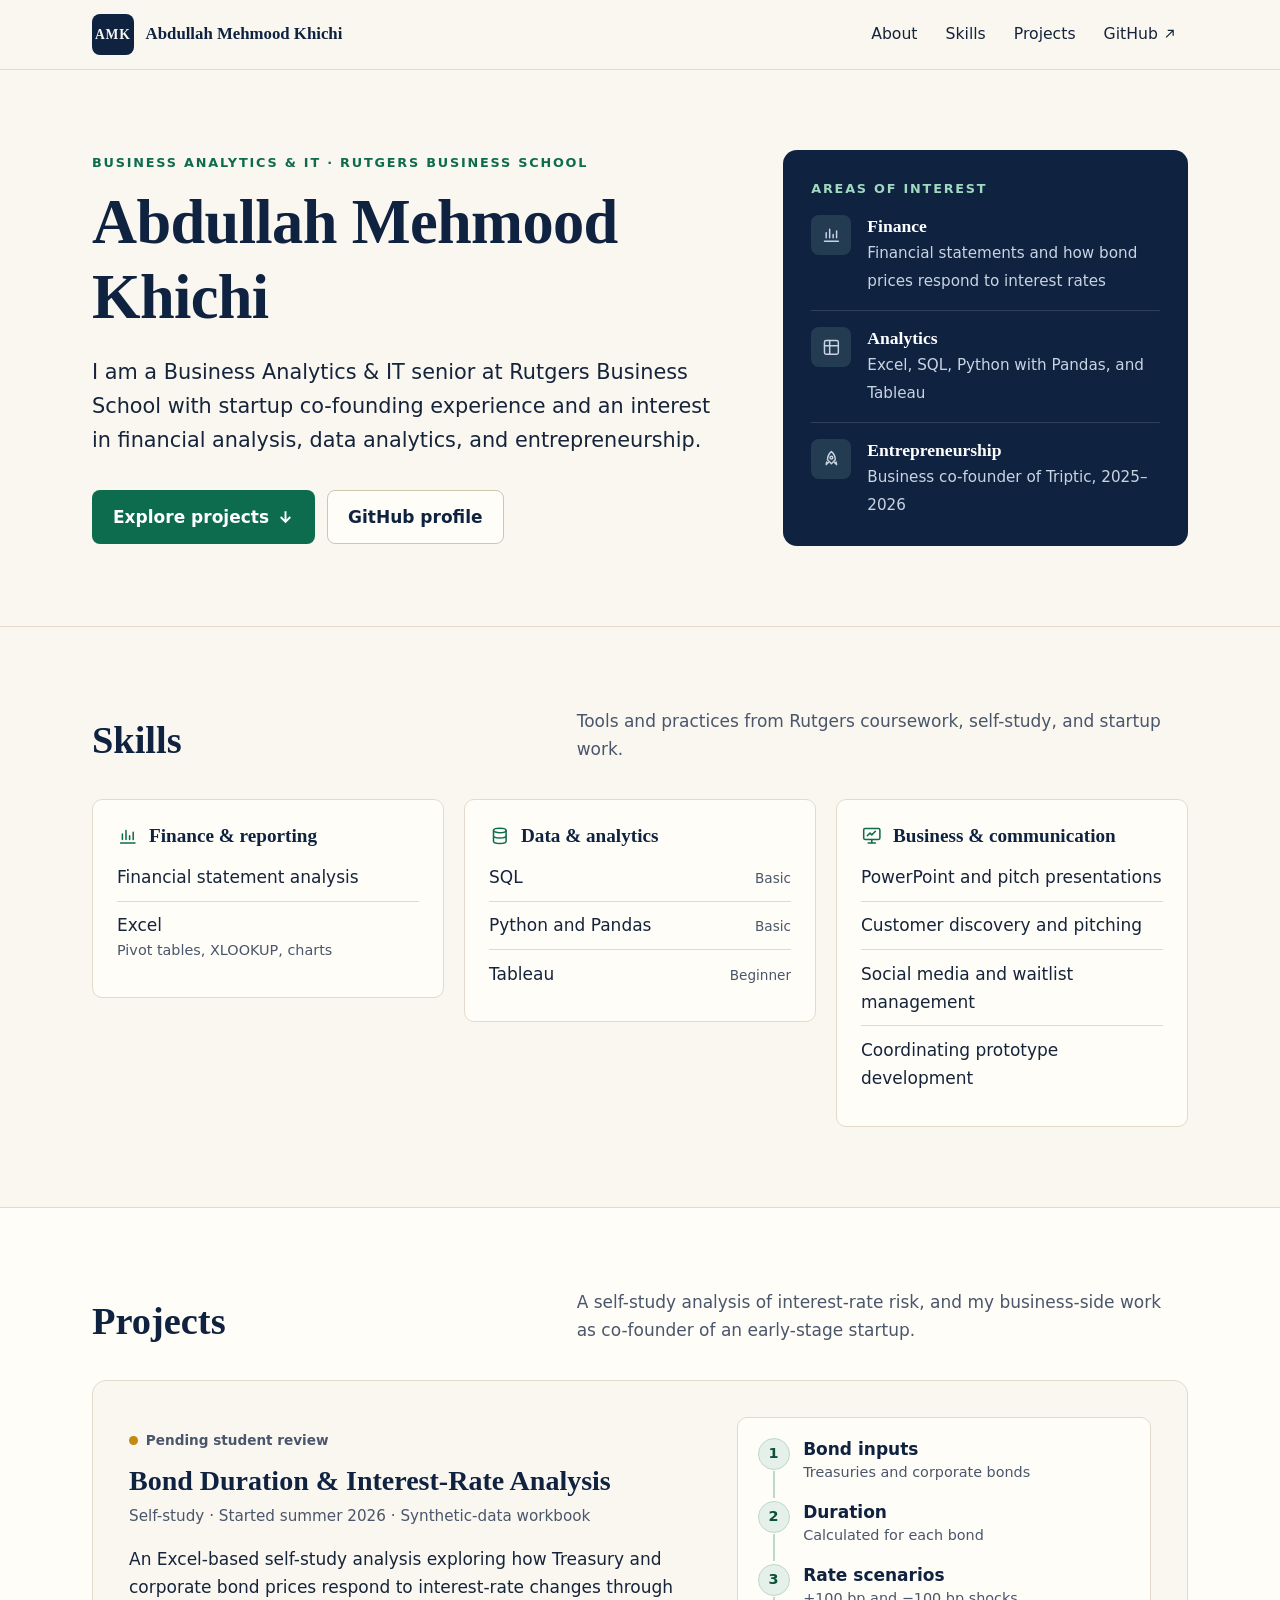
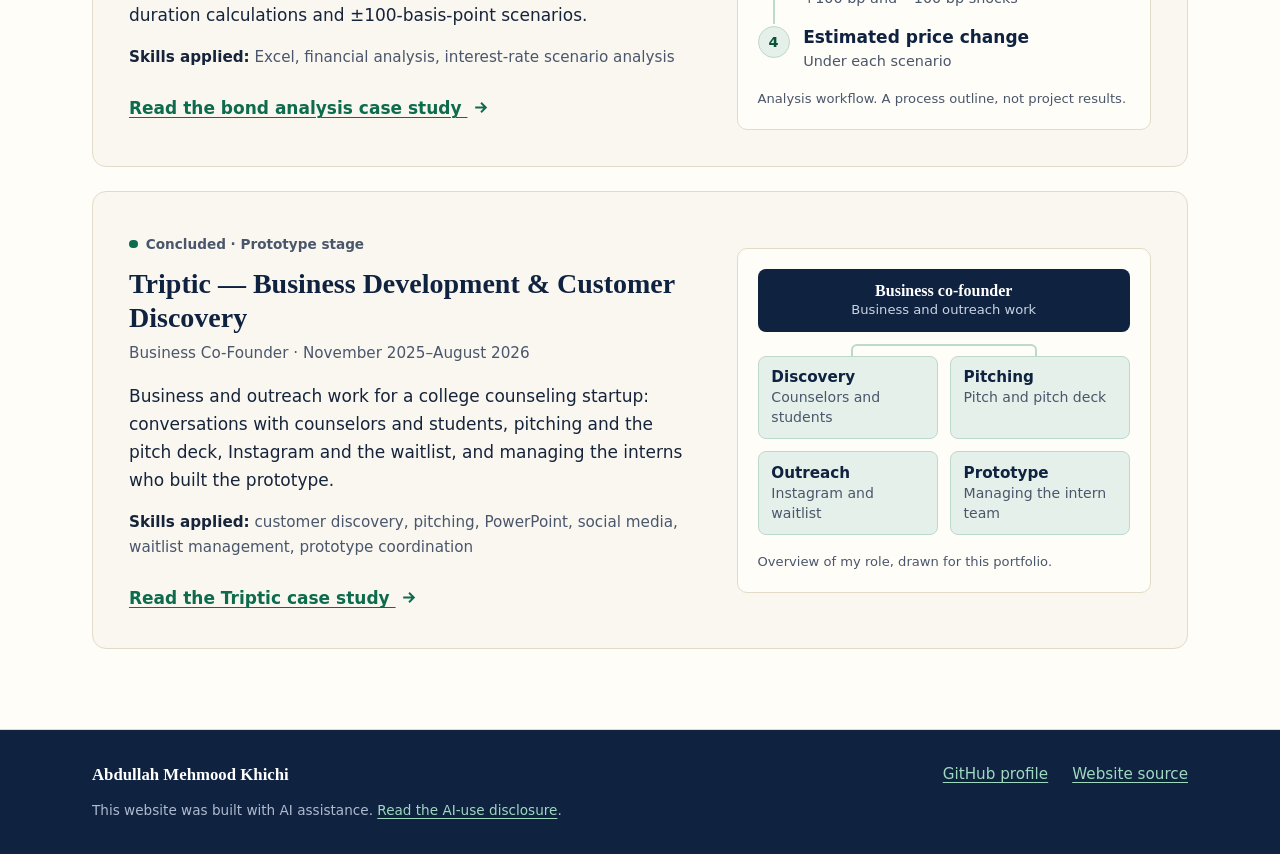
<file: index.html>
<!DOCTYPE html>
<html lang="en">
<head>
<meta charset="utf-8">
<meta name="viewport" content="width=device-width, initial-scale=1">
<title>Abdullah Mehmood Khichi | Business Analytics &amp; IT Portfolio</title>
<meta name="description" content="Portfolio of Abdullah Mehmood Khichi, a Business Analytics &amp; IT senior at Rutgers Business School interested in financial analysis, data analytics, and entrepreneurship.">
<link rel="icon" href="favicon.svg" type="image/svg+xml">
<link rel="stylesheet" href="styles.css">
</head>
<body>
<a class="skip-link" href="#main">Skip to content</a>

<header class="site-header">
  <div class="container header-inner">
    <a class="brand" href="index.html">
      <span class="monogram" aria-hidden="true">AMK</span>
      <span class="brand-name">Abdullah Mehmood Khichi</span>
    </a>
    <nav aria-label="Primary">
      <ul class="nav-list">
        <li><a href="#about">About</a></li>
        <li><a href="#skills">Skills</a></li>
        <li><a href="#projects">Projects</a></li>
        <li><a href="https://github.com/abdullahmehmood171">GitHub <svg viewBox="0 0 16 16" fill="none" stroke="currentColor" stroke-width="1.6" aria-hidden="true"><path d="M6 3h7v7M13 3 4 12"/></svg></a></li>
      </ul>
    </nav>
  </div>
</header>

<main id="main">
  <section class="hero" id="about" aria-labelledby="page-title">
    <div class="container hero-grid">
      <div>
        <p class="eyebrow">Business Analytics &amp; IT · Rutgers Business School</p>
        <h1 id="page-title">Abdullah Mehmood Khichi</h1>
        <p class="statement">I am a Business Analytics &amp; IT senior at Rutgers Business School with startup co-founding experience and an interest in financial analysis, data analytics, and entrepreneurship.</p>
        <div class="actions">
          <a class="button button-primary" href="#projects">Explore projects
            <svg viewBox="0 0 16 16" fill="none" stroke="currentColor" stroke-width="1.8" aria-hidden="true"><path d="M8 3v10M3.5 8.5 8 13l4.5-4.5"/></svg></a>
          <a class="button button-secondary" href="https://github.com/abdullahmehmood171">GitHub profile</a>
        </div>
      </div>

      <aside class="interest-panel" aria-label="Areas of interest">
        <p class="panel-title">Areas of interest</p>
        <ul class="interest-list">
          <li>
            <span class="interest-icon" aria-hidden="true"><svg viewBox="0 0 24 24" fill="none" stroke="currentColor" stroke-width="1.7" stroke-linecap="round" stroke-linejoin="round"><path d="M4 20h16M6 16V10M10 16V6M14 16v-4M18 16V8"/></svg></span>
            <div><strong>Finance</strong><span>Financial statements and how bond prices respond to interest rates</span></div>
          </li>
          <li>
            <span class="interest-icon" aria-hidden="true"><svg viewBox="0 0 24 24" fill="none" stroke="currentColor" stroke-width="1.7" stroke-linecap="round" stroke-linejoin="round"><rect x="4" y="4" width="16" height="16" rx="2"/><path d="M4 10h16M10 4v16"/></svg></span>
            <div><strong>Analytics</strong><span>Excel, SQL, Python with Pandas, and Tableau</span></div>
          </li>
          <li>
            <span class="interest-icon" aria-hidden="true"><svg viewBox="0 0 24 24" fill="none" stroke="currentColor" stroke-width="1.7" stroke-linecap="round" stroke-linejoin="round"><path d="M12 3c3 2.5 4.5 6 4.5 9.5L12 17l-4.5-4.5C7.5 9 9 5.5 12 3Z"/><circle cx="12" cy="10" r="1.6"/><path d="M8.5 15.5 6 18l.5-3M15.5 15.5 18 18l-.5-3"/></svg></span>
            <div><strong>Entrepreneurship</strong><span>Business co-founder of Triptic, 2025–2026</span></div>
          </li>
        </ul>
      </aside>
    </div>
  </section>

  <section class="section" id="skills" aria-labelledby="skills-title">
    <div class="container">
      <div class="section-head">
        <h2 id="skills-title">Skills</h2>
        <p>Tools and practices from Rutgers coursework, self-study, and startup work.</p>
      </div>
      <div class="skills-grid">
        <div class="skill-group">
          <h3><svg viewBox="0 0 24 24" fill="none" stroke="currentColor" stroke-width="1.7" stroke-linecap="round" stroke-linejoin="round" aria-hidden="true"><path d="M4 20h16M6 16V10M10 16V6M14 16v-4M18 16V8"/></svg>Finance &amp; reporting</h3>
          <ul class="skill-list">
            <li><span class="skill-name">Financial statement analysis</span></li>
            <li><span class="skill-name">Excel<span class="skill-detail">Pivot tables, XLOOKUP, charts</span></span></li>
          </ul>
        </div>
        <div class="skill-group">
          <h3><svg viewBox="0 0 24 24" fill="none" stroke="currentColor" stroke-width="1.7" stroke-linecap="round" stroke-linejoin="round" aria-hidden="true"><ellipse cx="12" cy="6" rx="7" ry="2.5"/><path d="M5 6v6c0 1.4 3.1 2.5 7 2.5s7-1.1 7-2.5V6M5 12v6c0 1.4 3.1 2.5 7 2.5s7-1.1 7-2.5v-6"/></svg>Data &amp; analytics</h3>
          <ul class="skill-list">
            <li><span class="skill-name">SQL</span><span class="skill-level">Basic</span></li>
            <li><span class="skill-name">Python and Pandas</span><span class="skill-level">Basic</span></li>
            <li><span class="skill-name">Tableau</span><span class="skill-level">Beginner</span></li>
          </ul>
        </div>
        <div class="skill-group">
          <h3><svg viewBox="0 0 24 24" fill="none" stroke="currentColor" stroke-width="1.7" stroke-linecap="round" stroke-linejoin="round" aria-hidden="true"><rect x="3" y="4" width="18" height="12" rx="1.5"/><path d="M12 16v4M8 20h8M7 12l3-3 2 2 4-4"/></svg>Business &amp; communication</h3>
          <ul class="skill-list">
            <li><span class="skill-name">PowerPoint and pitch presentations</span></li>
            <li><span class="skill-name">Customer discovery and pitching</span></li>
            <li><span class="skill-name">Social media and waitlist management</span></li>
            <li><span class="skill-name">Coordinating prototype development</span></li>
          </ul>
        </div>
      </div>
    </div>
  </section>

  <section class="section section-alt" id="projects" aria-labelledby="projects-title">
    <div class="container">
      <div class="section-head">
        <h2 id="projects-title">Projects</h2>
        <p>A self-study analysis of interest-rate risk, and my business-side work as co-founder of an early-stage startup.</p>
      </div>

      <div class="project-list">
        <article class="project" aria-labelledby="bond-title">
          <div>
            <p class="status status-progress">Pending student review</p>
            <h3 id="bond-title">Bond Duration &amp; Interest-Rate Analysis</h3>
            <p class="project-meta">Self-study · Started summer 2026 · Synthetic-data workbook</p>
            <p>An Excel-based self-study analysis exploring how Treasury and corporate bond prices respond to interest-rate changes through duration calculations and ±100-basis-point scenarios.</p>
            <p class="skills-used"><strong>Skills applied:</strong> Excel, financial analysis, interest-rate scenario analysis</p>
            <a class="project-link" href="projects/bond-duration.html">Read the bond analysis case study
              <svg viewBox="0 0 16 16" fill="none" stroke="currentColor" stroke-width="1.8" aria-hidden="true"><path d="M3 8h10M8.5 3.5 13 8l-4.5 4.5"/></svg></a>
          </div>
          <figure class="diagram">
            <ol class="flow">
              <li><div><strong>Bond inputs</strong><span>Treasuries and corporate bonds</span></div></li>
              <li><div><strong>Duration</strong><span>Calculated for each bond</span></div></li>
              <li><div><strong>Rate scenarios</strong><span>+100 bp and −100 bp shocks</span></div></li>
              <li><div><strong>Estimated price change</strong><span>Under each scenario</span></div></li>
            </ol>
            <figcaption>Analysis workflow. A process outline, not project results.</figcaption>
          </figure>
        </article>

        <article class="project" aria-labelledby="triptic-title">
          <div>
            <p class="status">Concluded · Prototype stage</p>
            <h3 id="triptic-title">Triptic — Business Development &amp; Customer Discovery</h3>
            <p class="project-meta">Business Co-Founder · November 2025–August 2026</p>
            <p>Business and outreach work for a college counseling startup: conversations with counselors and students, pitching and the pitch deck, Instagram and the waitlist, and managing the interns who built the prototype.</p>
            <p class="skills-used"><strong>Skills applied:</strong> customer discovery, pitching, PowerPoint, social media, waitlist management, prototype coordination</p>
            <a class="project-link" href="projects/triptic.html">Read the Triptic case study
              <svg viewBox="0 0 16 16" fill="none" stroke="currentColor" stroke-width="1.8" aria-hidden="true"><path d="M3 8h10M8.5 3.5 13 8l-4.5 4.5"/></svg></a>
          </div>
          <figure class="diagram">
            <div class="role-map">
              <div class="role-core">Business co-founder<span>Business and outreach work</span></div>
              <ul class="role-branches">
                <li><strong>Discovery</strong>Counselors and students</li>
                <li><strong>Pitching</strong>Pitch and pitch deck</li>
                <li><strong>Outreach</strong>Instagram and waitlist</li>
                <li><strong>Prototype</strong>Managing the intern team</li>
              </ul>
            </div>
            <figcaption>Overview of my role, drawn for this portfolio.</figcaption>
          </figure>
        </article>
      </div>
    </div>
  </section>
</main>

<footer class="site-footer">
  <div class="container footer-inner">
    <p class="footer-name">Abdullah Mehmood Khichi</p>
    <ul class="footer-links">
      <li><a href="https://github.com/abdullahmehmood171">GitHub profile</a></li>
      <li><a href="https://github.com/abdullahmehmood171/abdullahmehmood171.github.io">Website source</a></li>
    </ul>
    <p class="footer-ai">This website was built with AI assistance. <a href="projects/bond-duration.html#ai-use">Read the AI-use disclosure</a>.</p>
  </div>
</footer>
</body>
</html>
</file>
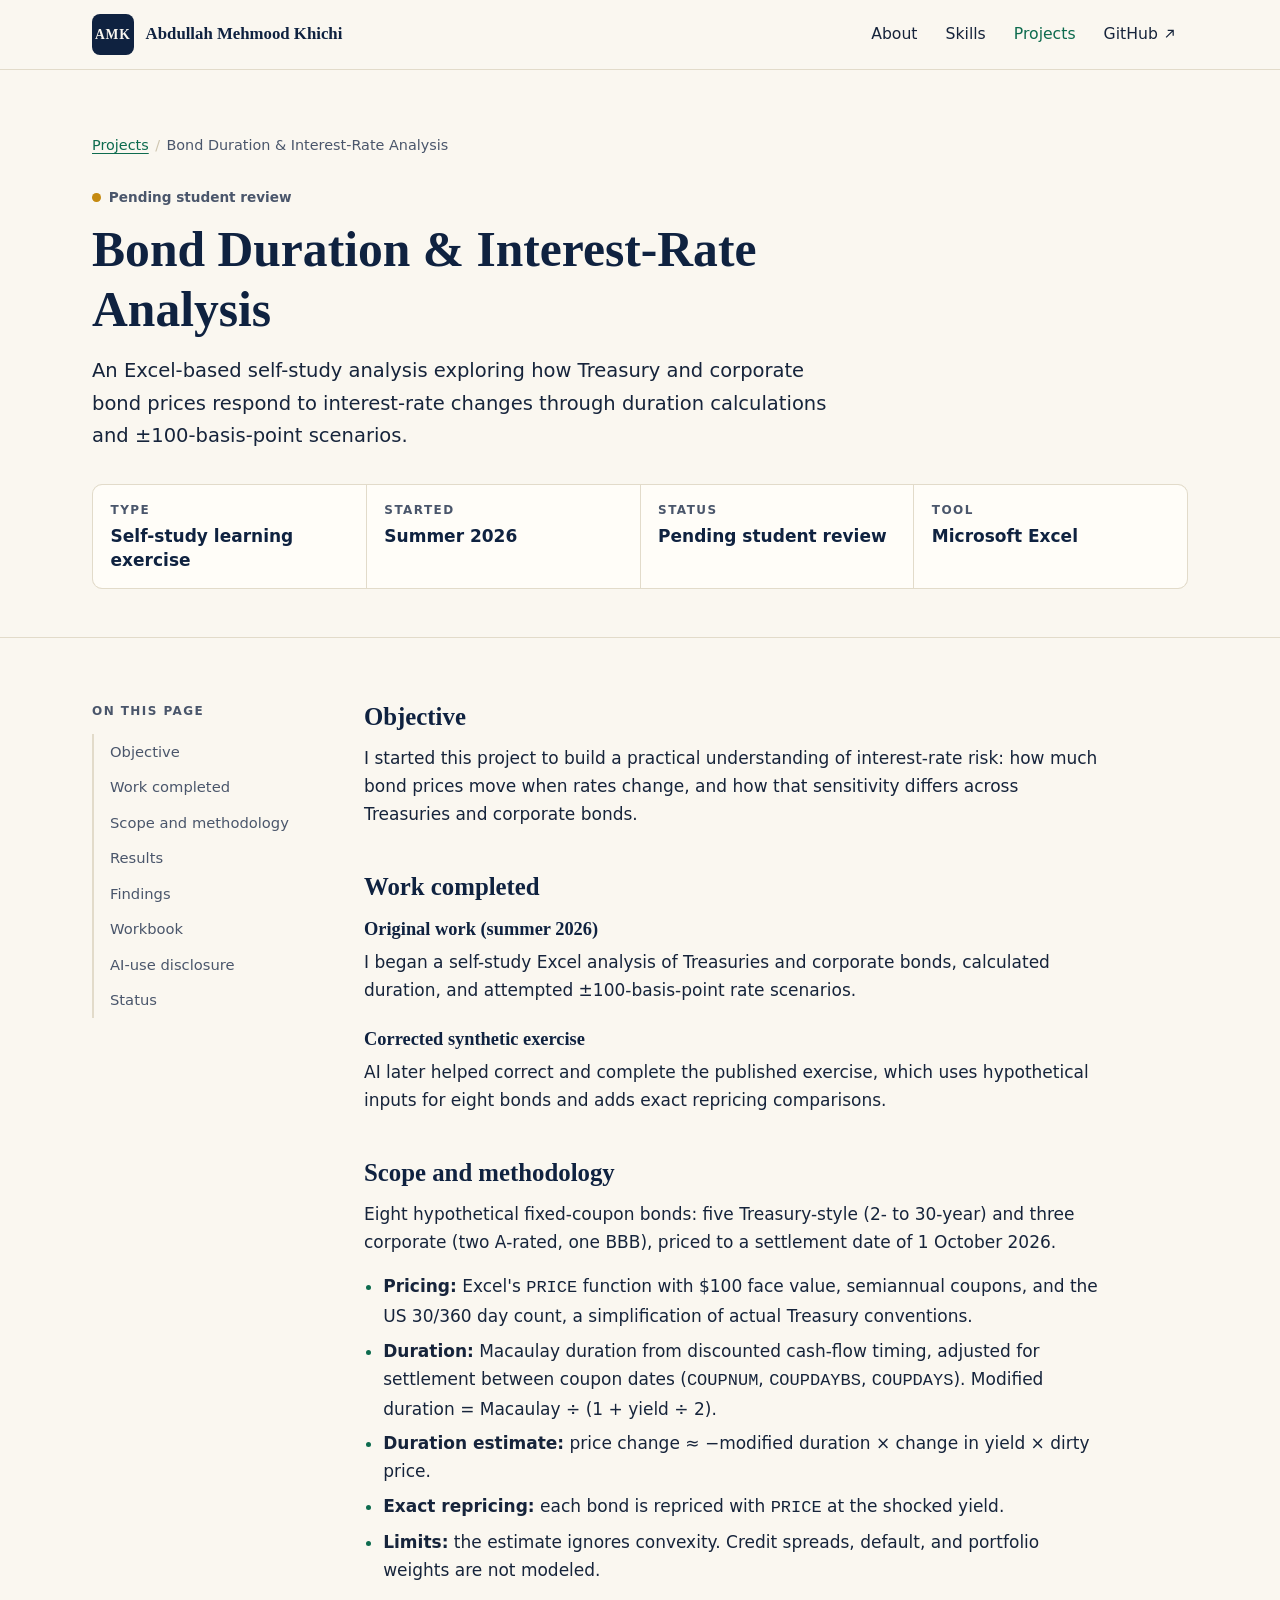
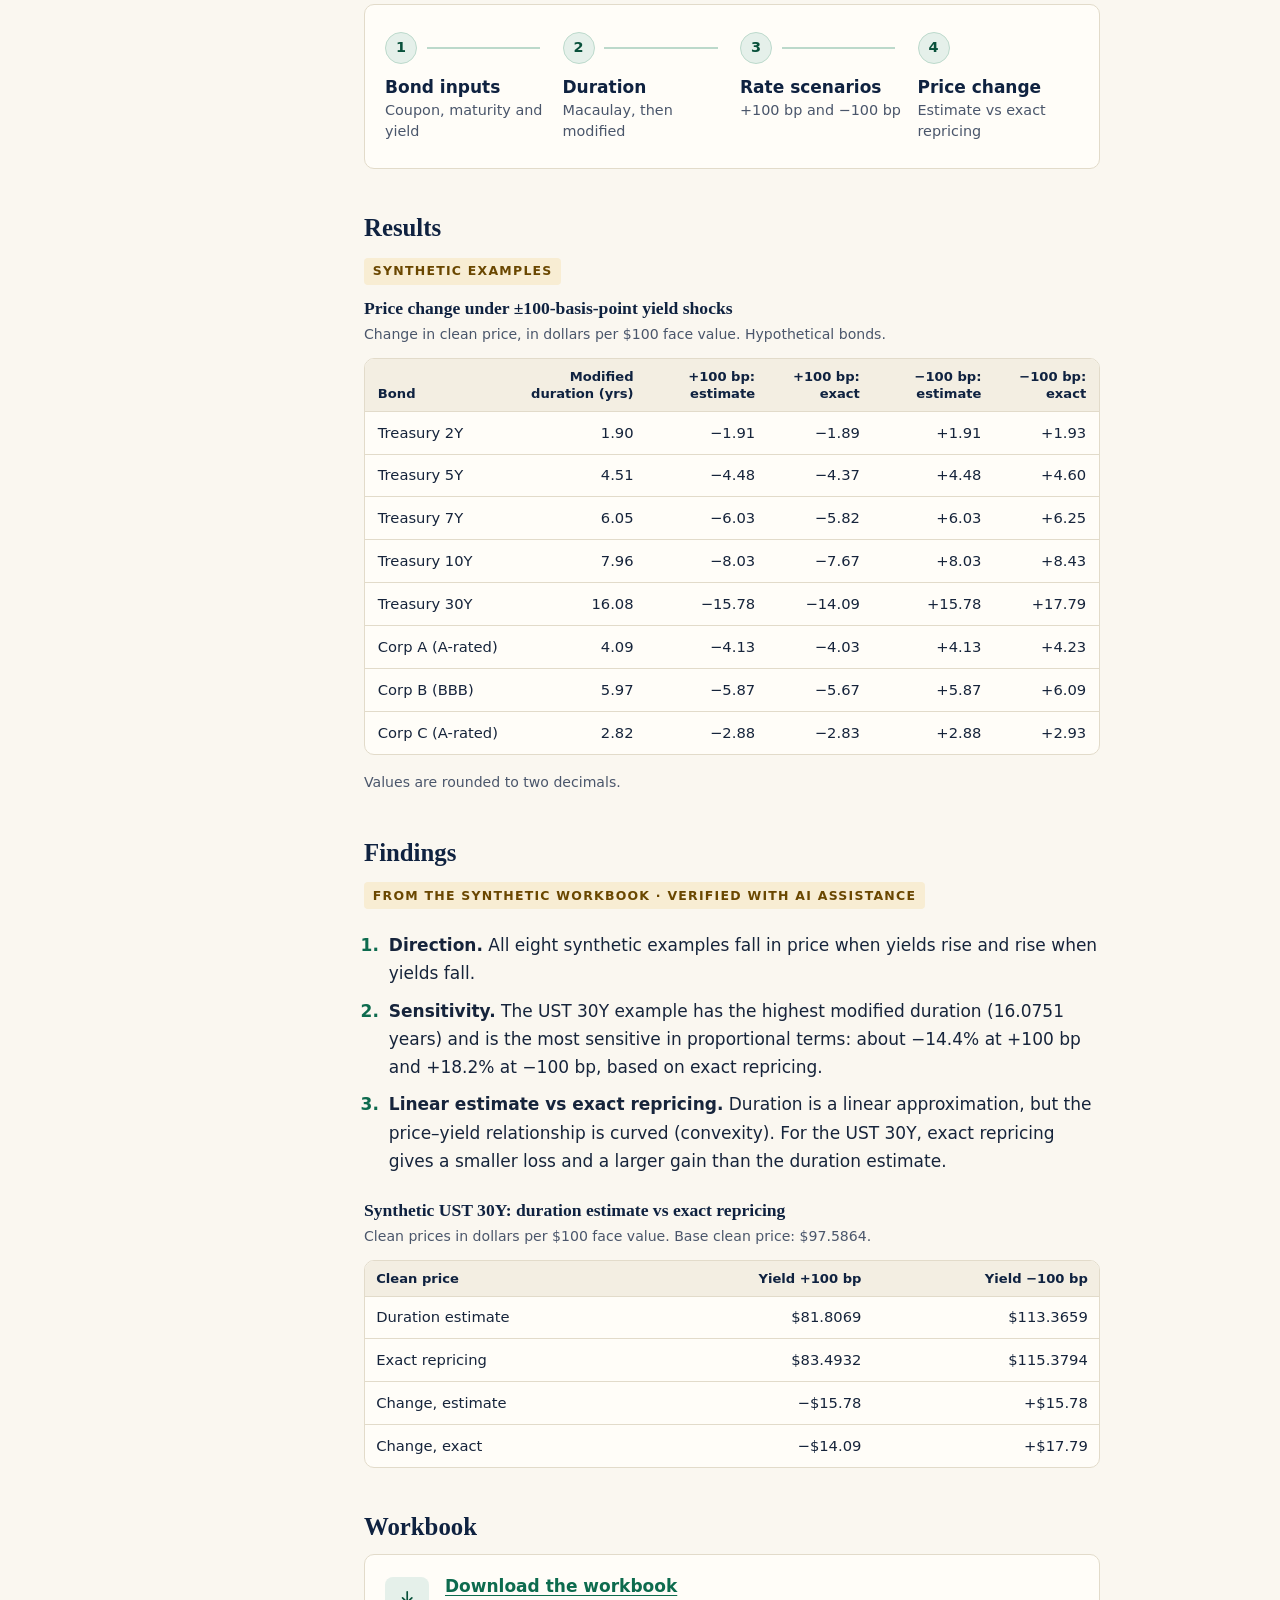
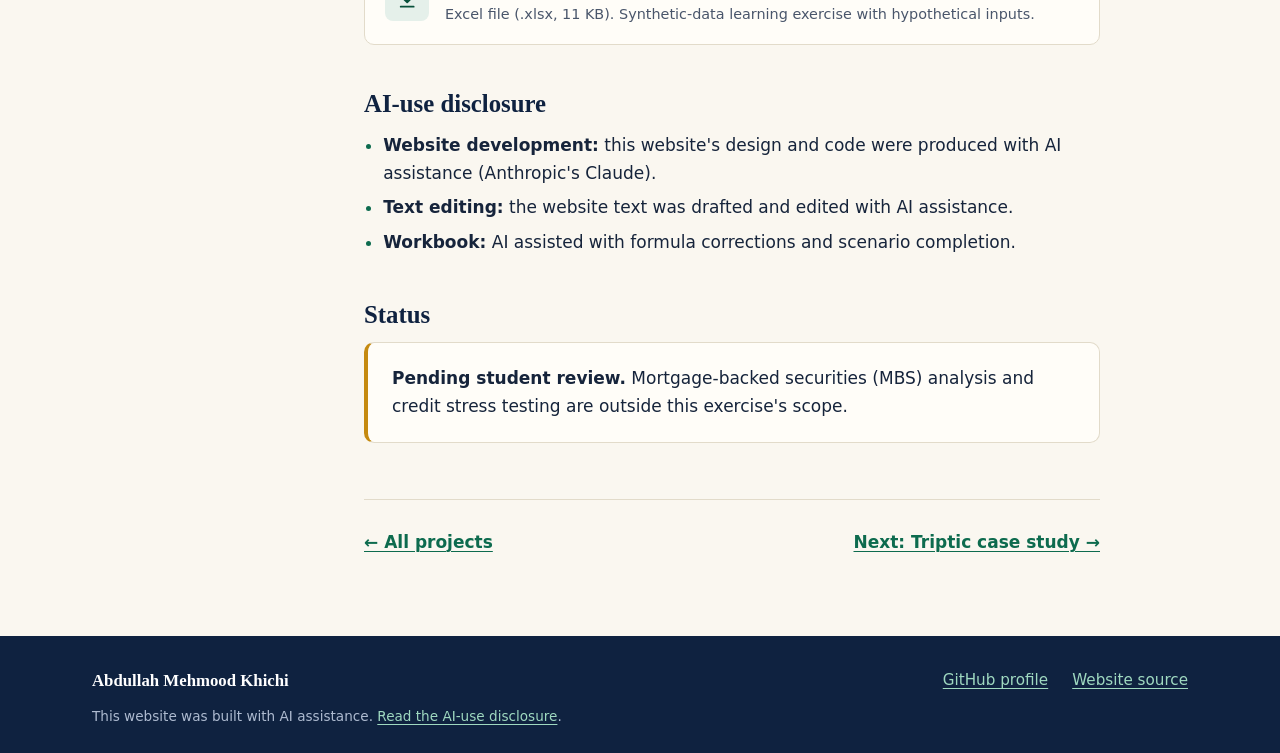
<file: projects/bond-duration.html>
<!DOCTYPE html>
<html lang="en">
<head>
<meta charset="utf-8">
<meta name="viewport" content="width=device-width, initial-scale=1">
<title>Bond Duration &amp; Interest-Rate Analysis | Abdullah Mehmood Khichi</title>
<meta name="description" content="Case study: an in-progress Excel self-study on how Treasury and corporate bond prices respond to interest-rate changes, with a corrected synthetic-data workbook.">
<link rel="icon" href="../favicon.svg" type="image/svg+xml">
<link rel="stylesheet" href="../styles.css">
</head>
<body>
<a class="skip-link" href="#main">Skip to content</a>

<header class="site-header">
  <div class="container header-inner">
    <a class="brand" href="../index.html">
      <span class="monogram" aria-hidden="true">AMK</span>
      <span class="brand-name">Abdullah Mehmood Khichi</span>
    </a>
    <nav aria-label="Primary">
      <ul class="nav-list">
        <li><a href="../index.html#about">About</a></li>
        <li><a href="../index.html#skills">Skills</a></li>
        <li><a href="../index.html#projects" aria-current="page">Projects</a></li>
        <li><a href="https://github.com/abdullahmehmood171">GitHub <svg viewBox="0 0 16 16" fill="none" stroke="currentColor" stroke-width="1.6" aria-hidden="true"><path d="M6 3h7v7M13 3 4 12"/></svg></a></li>
      </ul>
    </nav>
  </div>
</header>

<main id="main">
  <div class="case-hero">
    <div class="container">
      <nav class="breadcrumb" aria-label="Breadcrumb">
        <ol>
          <li><a href="../index.html#projects">Projects</a></li>
          <li aria-current="page">Bond Duration &amp; Interest-Rate Analysis</li>
        </ol>
      </nav>
      <p class="status status-progress">Pending student review</p>
      <h1>Bond Duration &amp; Interest-Rate Analysis</h1>
      <p class="case-lede">An Excel-based self-study analysis exploring how Treasury and corporate bond prices respond to interest-rate changes through duration calculations and ±100-basis-point scenarios.</p>
      <dl class="facts">
        <div><dt>Type</dt><dd>Self-study learning exercise</dd></div>
        <div><dt>Started</dt><dd>Summer 2026</dd></div>
        <div><dt>Status</dt><dd>Pending student review</dd></div>
        <div><dt>Tool</dt><dd>Microsoft Excel</dd></div>
      </dl>
    </div>
  </div>

  <div class="container case-layout">
    <nav class="toc" aria-label="On this page">
      <p>On this page</p>
      <ol>
        <li><a href="#objective">Objective</a></li>
        <li><a href="#work">Work completed</a></li>
        <li><a href="#method">Scope and methodology</a></li>
        <li><a href="#results">Results</a></li>
        <li><a href="#findings">Findings</a></li>
        <li><a href="#resource">Workbook</a></li>
        <li><a href="#ai-use">AI-use disclosure</a></li>
        <li><a href="#status">Status</a></li>
      </ol>
    </nav>

    <div class="case-content">
      <section class="case-section" id="objective" aria-labelledby="objective-h">
        <h2 id="objective-h">Objective</h2>
        <p>I started this project to build a practical understanding of interest-rate risk: how much bond prices move when rates change, and how that sensitivity differs across Treasuries and corporate bonds.</p>
      </section>

      <section class="case-section" id="work" aria-labelledby="work-h">
        <h2 id="work-h">Work completed</h2>
        <h3>Original work (summer 2026)</h3>
        <p>I began a self-study Excel analysis of Treasuries and corporate bonds, calculated duration, and attempted ±100-basis-point rate scenarios.</p>
        <h3>Corrected synthetic exercise</h3>
        <p>AI later helped correct and complete the published exercise, which uses hypothetical inputs for eight bonds and adds exact repricing comparisons.</p>
      </section>

      <section class="case-section" id="method" aria-labelledby="method-h">
        <h2 id="method-h">Scope and methodology</h2>
        <p>Eight hypothetical fixed-coupon bonds: five Treasury-style (2- to 30-year) and three corporate (two A-rated, one BBB), priced to a settlement date of 1 October 2026.</p>
        <ul>
          <li><strong>Pricing:</strong> Excel's <code>PRICE</code> function with $100 face value, semiannual coupons, and the US 30/360 day count, a simplification of actual Treasury conventions.</li>
          <li><strong>Duration:</strong> Macaulay duration from discounted cash-flow timing, adjusted for settlement between coupon dates (<code>COUPNUM</code>, <code>COUPDAYBS</code>, <code>COUPDAYS</code>). Modified duration = Macaulay ÷ (1 + yield ÷ 2).</li>
          <li><strong>Duration estimate:</strong> price change ≈ −modified duration × change in yield × dirty price.</li>
          <li><strong>Exact repricing:</strong> each bond is repriced with <code>PRICE</code> at the shocked yield.</li>
          <li><strong>Limits:</strong> the estimate ignores convexity. Credit spreads, default, and portfolio weights are not modeled.</li>
        </ul>
        <figure class="diagram">
          <ol class="flow flow-wide">
            <li><div><strong>Bond inputs</strong><span>Coupon, maturity and yield</span></div></li>
            <li><div><strong>Duration</strong><span>Macaulay, then modified</span></div></li>
            <li><div><strong>Rate scenarios</strong><span>+100 bp and −100 bp</span></div></li>
            <li><div><strong>Price change</strong><span>Estimate vs exact repricing</span></div></li>
          </ol>
        </figure>
      </section>

      <section class="case-section" id="results" aria-labelledby="results-h">
        <h2 id="results-h">Results</h2>
        <span class="label-note">Synthetic examples</span>
        <p class="table-title" id="results-caption"><strong>Price change under ±100-basis-point yield shocks</strong>Change in clean price, in dollars per $100 face value. Hypothetical bonds.</p>
        <div class="table-wrap" tabindex="0" role="region" aria-labelledby="results-caption">
          <table class="results" aria-labelledby="results-caption">
            <thead>
              <tr>
                <th scope="col">Bond</th>
                <th scope="col">Modified duration (yrs)</th>
                <th scope="col">+100 bp: estimate</th>
                <th scope="col">+100 bp: exact</th>
                <th scope="col">−100 bp: estimate</th>
                <th scope="col">−100 bp: exact</th>
              </tr>
            </thead>
            <tbody>
              <tr><th scope="row">Treasury 2Y</th><td>1.90</td><td>−1.91</td><td>−1.89</td><td>+1.91</td><td>+1.93</td></tr>
              <tr><th scope="row">Treasury 5Y</th><td>4.51</td><td>−4.48</td><td>−4.37</td><td>+4.48</td><td>+4.60</td></tr>
              <tr><th scope="row">Treasury 7Y</th><td>6.05</td><td>−6.03</td><td>−5.82</td><td>+6.03</td><td>+6.25</td></tr>
              <tr><th scope="row">Treasury 10Y</th><td>7.96</td><td>−8.03</td><td>−7.67</td><td>+8.03</td><td>+8.43</td></tr>
              <tr><th scope="row">Treasury 30Y</th><td>16.08</td><td>−15.78</td><td>−14.09</td><td>+15.78</td><td>+17.79</td></tr>
              <tr><th scope="row">Corp A (A-rated)</th><td>4.09</td><td>−4.13</td><td>−4.03</td><td>+4.13</td><td>+4.23</td></tr>
              <tr><th scope="row">Corp B (BBB)</th><td>5.97</td><td>−5.87</td><td>−5.67</td><td>+5.87</td><td>+6.09</td></tr>
              <tr><th scope="row">Corp C (A-rated)</th><td>2.82</td><td>−2.88</td><td>−2.83</td><td>+2.88</td><td>+2.93</td></tr>
            </tbody>
          </table>
        </div>
        <p class="table-notes">Values are rounded to two decimals.</p>
      </section>

      <section class="case-section" id="findings" aria-labelledby="findings-h">
        <h2 id="findings-h">Findings</h2>
        <span class="label-note">From the synthetic workbook · verified with AI assistance</span>
        <ol class="findings-list">
          <li><strong>Direction.</strong> All eight synthetic examples fall in price when yields rise and rise when yields fall.</li>
          <li><strong>Sensitivity.</strong> The UST 30Y example has the highest modified duration (16.0751 years) and is the most sensitive in proportional terms: about −14.4% at +100 bp and +18.2% at −100 bp, based on exact repricing.</li>
          <li><strong>Linear estimate vs exact repricing.</strong> Duration is a linear approximation, but the price–yield relationship is curved (convexity). For the UST 30Y, exact repricing gives a smaller loss and a larger gain than the duration estimate.</li>
        </ol>
        <p class="table-title" id="ust30-caption"><strong>Synthetic UST 30Y: duration estimate vs exact repricing</strong>Clean prices in dollars per $100 face value. Base clean price: $97.5864.</p>
        <div class="table-wrap" tabindex="0" role="region" aria-labelledby="ust30-caption">
          <table class="results results-compact" aria-labelledby="ust30-caption">
            <thead>
              <tr>
                <th scope="col">Clean price</th>
                <th scope="col">Yield +100 bp</th>
                <th scope="col">Yield −100 bp</th>
              </tr>
            </thead>
            <tbody>
              <tr><th scope="row">Duration estimate</th><td>$81.8069</td><td>$113.3659</td></tr>
              <tr><th scope="row">Exact repricing</th><td>$83.4932</td><td>$115.3794</td></tr>
              <tr><th scope="row">Change, estimate</th><td>−$15.78</td><td>+$15.78</td></tr>
              <tr><th scope="row">Change, exact</th><td>−$14.09</td><td>+$17.79</td></tr>
            </tbody>
          </table>
        </div>
      </section>

      <section class="case-section" id="resource" aria-labelledby="resource-h">
        <h2 id="resource-h">Workbook</h2>
        <div class="download-card">
          <span class="download-icon" aria-hidden="true"><svg viewBox="0 0 24 24" fill="none" stroke="currentColor" stroke-width="1.8" stroke-linecap="round" stroke-linejoin="round"><path d="M12 4v11M7 10.5 12 15.5l5-5M5 20h14"/></svg></span>
          <div>
            <a href="../downloads/bond_duration_reviewed.xlsx" download>Download the workbook</a>
            <p>Excel file (.xlsx, 11 KB). Synthetic-data learning exercise with hypothetical inputs.</p>
          </div>
        </div>
      </section>

      <section class="case-section" id="ai-use" aria-labelledby="ai-use-h">
        <h2 id="ai-use-h">AI-use disclosure</h2>
        <ul>
          <li><strong>Website development:</strong> this website's design and code were produced with AI assistance (Anthropic's Claude).</li>
          <li><strong>Text editing:</strong> the website text was drafted and edited with AI assistance.</li>
          <li><strong>Workbook:</strong> AI assisted with formula corrections and scenario completion.</li>
        </ul>
      </section>

      <section class="case-section" id="status" aria-labelledby="status-h">
        <h2 id="status-h">Status</h2>
        <div class="status-panel">
          <p><strong>Pending student review.</strong> Mortgage-backed securities (MBS) analysis and credit stress testing are outside this exercise's scope.</p>
        </div>
      </section>

      <nav class="case-nav" aria-label="Project navigation">
        <a href="../index.html#projects">← All projects</a>
        <a href="triptic.html">Next: Triptic case study →</a>
      </nav>
    </div>
  </div>
</main>

<footer class="site-footer">
  <div class="container footer-inner">
    <p class="footer-name">Abdullah Mehmood Khichi</p>
    <ul class="footer-links">
      <li><a href="https://github.com/abdullahmehmood171">GitHub profile</a></li>
      <li><a href="https://github.com/abdullahmehmood171/abdullahmehmood171.github.io">Website source</a></li>
    </ul>
    <p class="footer-ai">This website was built with AI assistance. <a href="#ai-use">Read the AI-use disclosure</a>.</p>
  </div>
</footer>
</body>
</html>
</file>
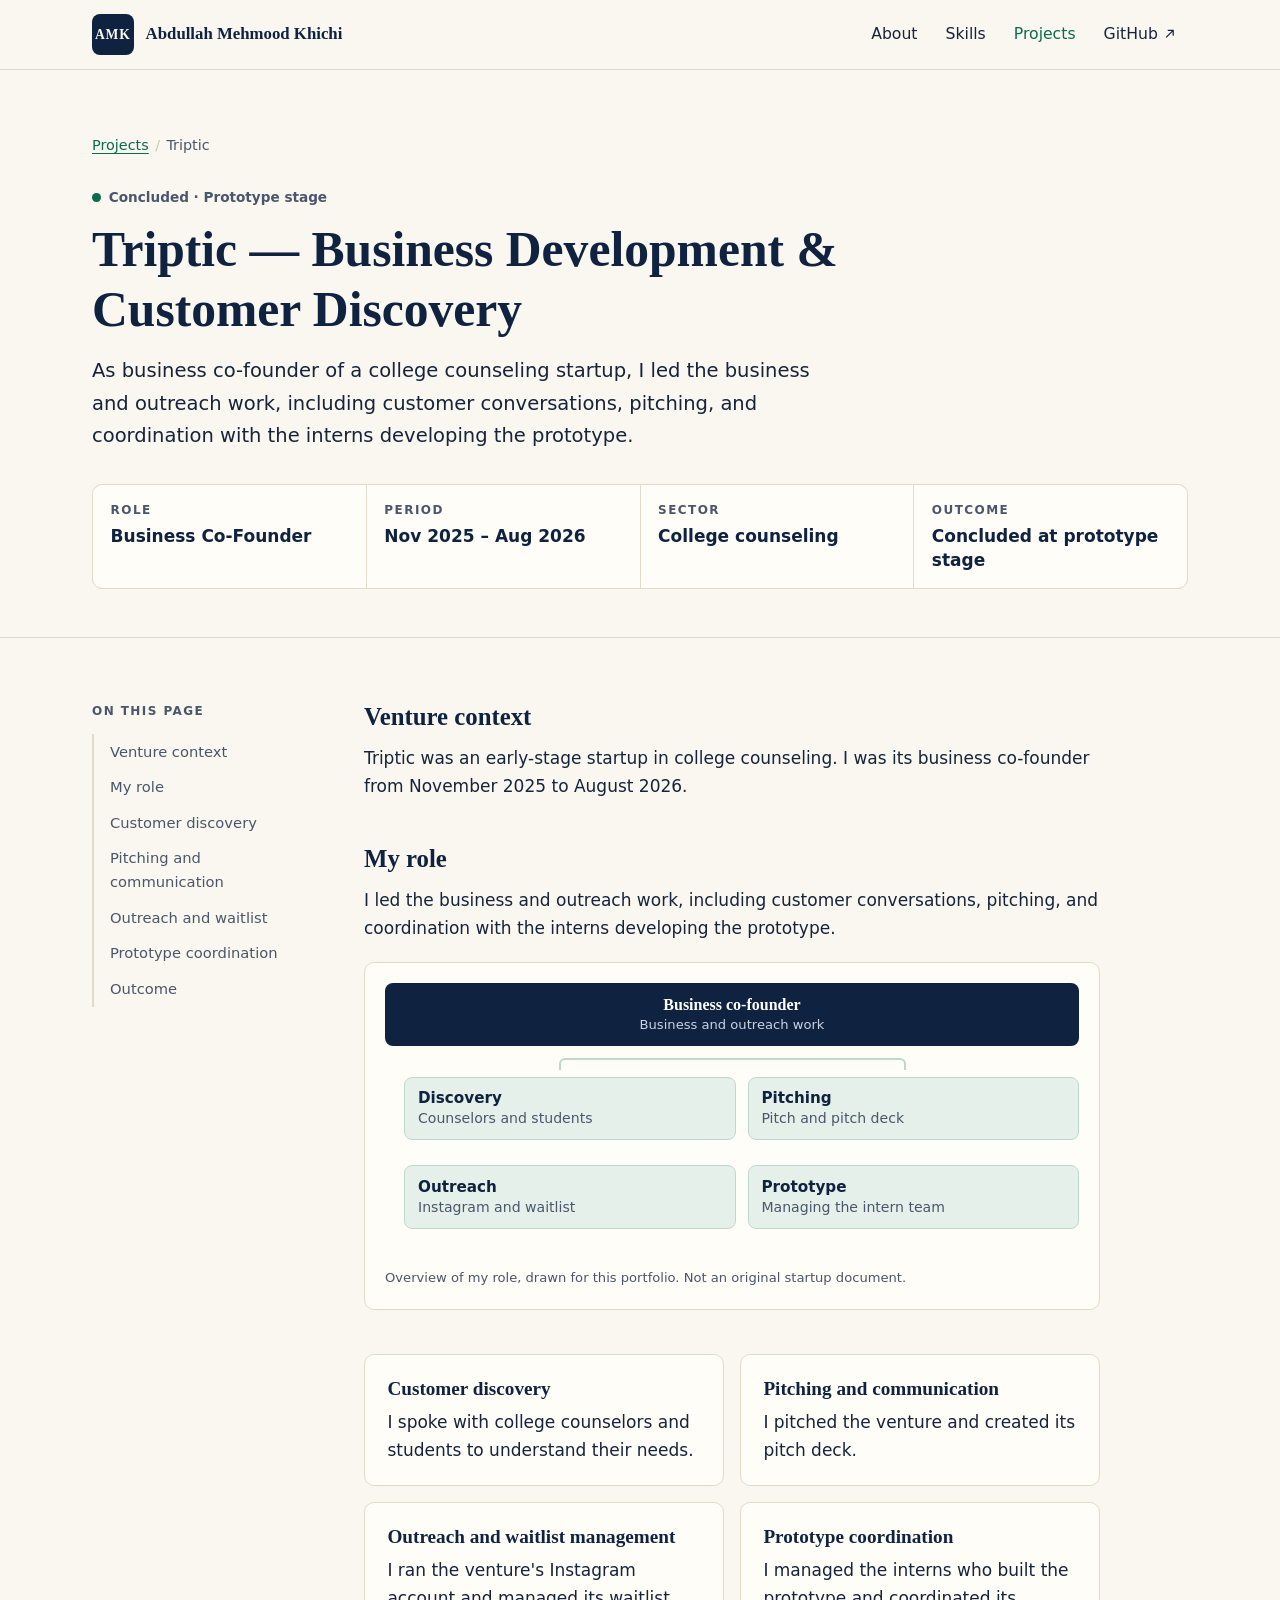
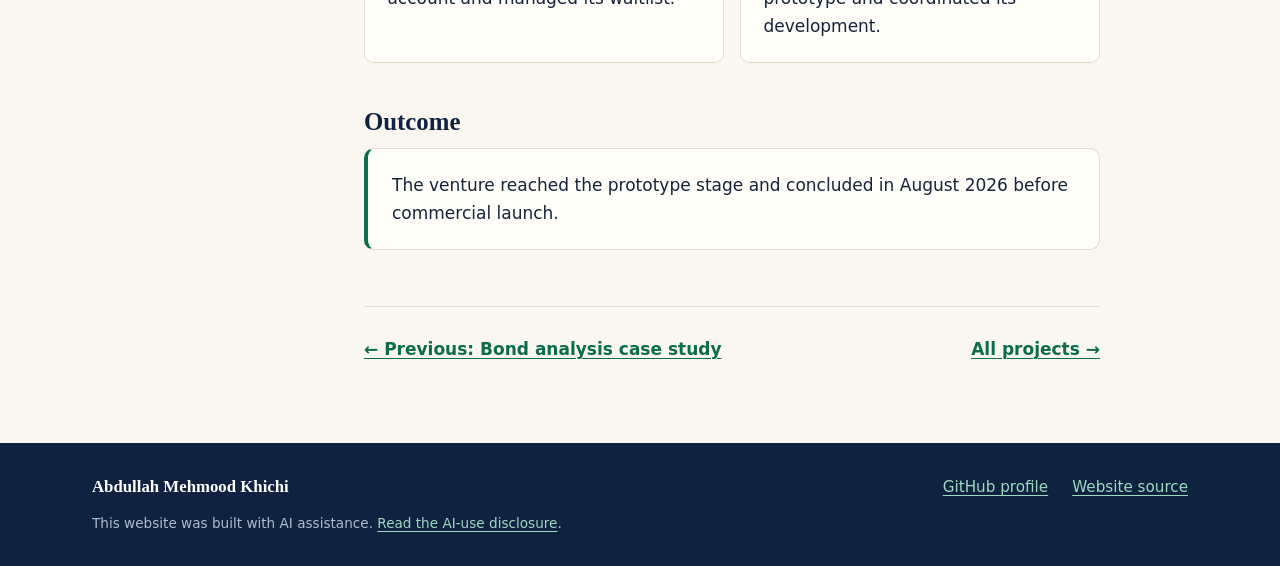
<file: projects/triptic.html>
<!DOCTYPE html>
<html lang="en">
<head>
<meta charset="utf-8">
<meta name="viewport" content="width=device-width, initial-scale=1">
<title>Triptic — Business Development &amp; Customer Discovery | Abdullah Mehmood Khichi</title>
<meta name="description" content="Case study: business development, customer discovery, and outreach as business co-founder of Triptic, a college counseling startup (2025–2026).">
<link rel="icon" href="../favicon.svg" type="image/svg+xml">
<link rel="stylesheet" href="../styles.css">
</head>
<body>
<a class="skip-link" href="#main">Skip to content</a>

<header class="site-header">
  <div class="container header-inner">
    <a class="brand" href="../index.html">
      <span class="monogram" aria-hidden="true">AMK</span>
      <span class="brand-name">Abdullah Mehmood Khichi</span>
    </a>
    <nav aria-label="Primary">
      <ul class="nav-list">
        <li><a href="../index.html#about">About</a></li>
        <li><a href="../index.html#skills">Skills</a></li>
        <li><a href="../index.html#projects" aria-current="page">Projects</a></li>
        <li><a href="https://github.com/abdullahmehmood171">GitHub <svg viewBox="0 0 16 16" fill="none" stroke="currentColor" stroke-width="1.6" aria-hidden="true"><path d="M6 3h7v7M13 3 4 12"/></svg></a></li>
      </ul>
    </nav>
  </div>
</header>

<main id="main">
  <div class="case-hero">
    <div class="container">
      <nav class="breadcrumb" aria-label="Breadcrumb">
        <ol>
          <li><a href="../index.html#projects">Projects</a></li>
          <li aria-current="page">Triptic</li>
        </ol>
      </nav>
      <p class="status">Concluded · Prototype stage</p>
      <h1>Triptic — Business Development &amp; Customer Discovery</h1>
      <p class="case-lede">As business co-founder of a college counseling startup, I led the business and outreach work, including customer conversations, pitching, and coordination with the interns developing the prototype.</p>
      <dl class="facts">
        <div><dt>Role</dt><dd>Business Co-Founder</dd></div>
        <div><dt>Period</dt><dd>Nov 2025 – Aug 2026</dd></div>
        <div><dt>Sector</dt><dd>College counseling</dd></div>
        <div><dt>Outcome</dt><dd>Concluded at prototype stage</dd></div>
      </dl>
    </div>
  </div>

  <div class="container case-layout">
    <nav class="toc" aria-label="On this page">
      <p>On this page</p>
      <ol>
        <li><a href="#context">Venture context</a></li>
        <li><a href="#role">My role</a></li>
        <li><a href="#discovery">Customer discovery</a></li>
        <li><a href="#pitching">Pitching and communication</a></li>
        <li><a href="#outreach">Outreach and waitlist</a></li>
        <li><a href="#prototype">Prototype coordination</a></li>
        <li><a href="#outcome">Outcome</a></li>
      </ol>
    </nav>

    <div class="case-content">
      <section class="case-section" id="context" aria-labelledby="context-h">
        <h2 id="context-h">Venture context</h2>
        <p>Triptic was an early-stage startup in college counseling. I was its business co-founder from November 2025 to August 2026.</p>
      </section>

      <section class="case-section" id="role" aria-labelledby="role-h">
        <h2 id="role-h">My role</h2>
        <p>I led the business and outreach work, including customer conversations, pitching, and coordination with the interns developing the prototype.</p>
        <figure class="diagram">
          <div class="role-map">
            <div class="role-core">Business co-founder<span>Business and outreach work</span></div>
            <ul class="role-branches">
              <li><strong>Discovery</strong>Counselors and students</li>
              <li><strong>Pitching</strong>Pitch and pitch deck</li>
              <li><strong>Outreach</strong>Instagram and waitlist</li>
              <li><strong>Prototype</strong>Managing the intern team</li>
            </ul>
          </div>
          <figcaption>Overview of my role, drawn for this portfolio. Not an original startup document.</figcaption>
        </figure>
      </section>

      <div class="contrib-grid">
        <section class="case-section" id="discovery" aria-labelledby="discovery-h">
          <h2 id="discovery-h">Customer discovery</h2>
          <p>I spoke with college counselors and students to understand their needs.</p>
        </section>
        <section class="case-section" id="pitching" aria-labelledby="pitching-h">
          <h2 id="pitching-h">Pitching and communication</h2>
          <p>I pitched the venture and created its pitch deck.</p>
        </section>
        <section class="case-section" id="outreach" aria-labelledby="outreach-h">
          <h2 id="outreach-h">Outreach and waitlist management</h2>
          <p>I ran the venture's Instagram account and managed its waitlist.</p>
        </section>
        <section class="case-section" id="prototype" aria-labelledby="prototype-h">
          <h2 id="prototype-h">Prototype coordination</h2>
          <p>I managed the interns who built the prototype and coordinated its development.</p>
        </section>
      </div>

      <section class="case-section" id="outcome" aria-labelledby="outcome-h">
        <h2 id="outcome-h">Outcome</h2>
        <div class="status-panel concluded">
          <p>The venture reached the prototype stage and concluded in August 2026 before commercial launch.</p>
        </div>
      </section>

      <nav class="case-nav" aria-label="Project navigation">
        <a href="bond-duration.html">← Previous: Bond analysis case study</a>
        <a href="../index.html#projects">All projects →</a>
      </nav>
    </div>
  </div>
</main>

<footer class="site-footer">
  <div class="container footer-inner">
    <p class="footer-name">Abdullah Mehmood Khichi</p>
    <ul class="footer-links">
      <li><a href="https://github.com/abdullahmehmood171">GitHub profile</a></li>
      <li><a href="https://github.com/abdullahmehmood171/abdullahmehmood171.github.io">Website source</a></li>
    </ul>
    <p class="footer-ai">This website was built with AI assistance. <a href="bond-duration.html#ai-use">Read the AI-use disclosure</a>.</p>
  </div>
</footer>
</body>
</html>
</file>
<file: styles.css>
/* ==========================================================
   Abdullah Mehmood Khichi — portfolio styles
   Colors and sizes are defined as variables below.
   ========================================================== */
:root {
  --ivory: #faf7f0;
  --surface: #fffdf8;
  --surface-2: #f3eee2;
  --navy: #0f2240;
  --ink: #16243b;
  --muted: #4a566b;
  --line: #e2dbca;
  --line-strong: #cfc6b0;
  --emerald: #0d6b4e;
  --emerald-dark: #09513b;
  --emerald-soft: #e5f0ea;
  --amber-soft: #f8edd3;
  --amber-ink: #6a4700;
  --max: 1160px;
  --radius: 10px;
  --serif: "Iowan Old Style", "Palatino Linotype", Palatino, "Book Antiqua", Georgia, serif;
  --sans: system-ui, -apple-system, "Segoe UI", Roboto, "Helvetica Neue", Arial, sans-serif;
}

*, *::before, *::after { box-sizing: border-box; }
html { scroll-behavior: smooth; scroll-padding-top: 5.5rem; -webkit-text-size-adjust: 100%; }
body {
  margin: 0;
  background: var(--ivory);
  color: var(--ink);
  font: 1.0625rem/1.65 var(--sans);
}
img, svg { max-width: 100%; }
h1, h2, h3 { font-family: var(--serif); color: var(--navy); line-height: 1.2; font-weight: 700; }
p { margin: 0 0 1rem; }
a { color: var(--emerald); text-underline-offset: 3px; text-decoration-thickness: 1px; }
a:hover { color: var(--emerald-dark); text-decoration-thickness: 2px; }
:focus-visible { outline: 3px solid var(--emerald); outline-offset: 3px; border-radius: 4px; }

.container { width: 100%; max-width: var(--max); margin: 0 auto; padding: 0 1.25rem; }
@media (min-width: 768px) { .container { padding: 0 2rem; } }

.skip-link {
  position: absolute; left: 1rem; top: -4rem; z-index: 50;
  background: var(--navy); color: #fff; padding: .6rem 1rem; border-radius: 6px;
}
.skip-link:focus { top: 1rem; color: #fff; }

/* ---------- Header ---------- */
.site-header {
  background: rgba(250, 247, 240, .96);
  border-bottom: 1px solid var(--line);
  z-index: 20;
}
@media (min-width: 768px) {
  .site-header { position: sticky; top: 0; backdrop-filter: saturate(1.2) blur(6px); }
}
.header-inner {
  display: flex; flex-wrap: wrap; align-items: center; justify-content: space-between;
  gap: .75rem 2rem; padding-top: .85rem; padding-bottom: .85rem;
}
.brand { display: inline-flex; align-items: center; gap: .75rem; text-decoration: none; color: var(--navy); }
.brand:hover { color: var(--navy); }
.monogram {
  display: inline-grid; place-items: center; width: 2.6rem; height: 2.6rem;
  background: var(--navy); color: var(--ivory); border-radius: 8px;
  font: 700 .85rem/1 var(--serif); letter-spacing: .06em;
}
.brand-name { font: 700 1.05rem/1.2 var(--serif); }
.nav-list { list-style: none; display: flex; flex-wrap: wrap; gap: .25rem; margin: 0; padding: 0; }
.nav-list a {
  display: inline-flex; align-items: center; gap: .35rem;
  padding: .45rem .75rem; border-radius: 6px;
  color: var(--ink); text-decoration: none; font-weight: 500; font-size: .98rem;
}
.nav-list a:hover { background: var(--surface-2); color: var(--navy); }
.nav-list a[aria-current="page"] { color: var(--emerald); }
.nav-list svg { width: .8em; height: .8em; }
@media (max-width: 560px) {
  .header-inner { flex-direction: column; align-items: flex-start; }
  .nav-list { margin-left: -.75rem; }
}

/* ---------- Buttons & shared bits ---------- */
.button {
  display: inline-flex; align-items: center; gap: .5rem;
  padding: .75rem 1.25rem; border-radius: 8px; border: 1.5px solid transparent;
  font-weight: 600; text-decoration: none; transition: background-color .15s, border-color .15s, color .15s;
}
.button-primary { background: var(--emerald); color: #fff; }
.button-primary:hover { background: var(--emerald-dark); color: #fff; }
.button-secondary { border-color: var(--line-strong); color: var(--navy); background: var(--surface); }
.button-secondary:hover { border-color: var(--navy); color: var(--navy); }
.button svg { width: 1em; height: 1em; }

.eyebrow {
  margin: 0 0 .75rem; color: var(--emerald);
  font-size: .8rem; font-weight: 700; letter-spacing: .14em; text-transform: uppercase;
}
.status {
  display: inline-flex; align-items: center; gap: .5rem; margin: 0 0 .75rem;
  font-size: .85rem; font-weight: 600; color: var(--muted);
}
.status::before { content: ""; width: .55rem; height: .55rem; border-radius: 50%; background: var(--emerald); }
.status-progress::before { background: #c58a10; }

/* ---------- Hero ---------- */
.hero { padding: 3.5rem 0 3.5rem; border-bottom: 1px solid var(--line); }
.hero-grid { display: grid; gap: 2.5rem; align-items: center; }
@media (min-width: 900px) { .hero-grid { grid-template-columns: minmax(0, 1.55fr) minmax(0, 1fr); gap: 4rem; } .hero { padding: 5rem 0; } }
.hero h1 { font-size: clamp(2.3rem, 5.6vw, 3.9rem); margin: 0 0 1.25rem; letter-spacing: -.01em; }
.statement { font-size: clamp(1.1rem, 2vw, 1.3rem); color: var(--ink); max-width: 40rem; margin-bottom: 2rem; }
.actions { display: flex; flex-wrap: wrap; gap: .75rem; }

.interest-panel {
  background: var(--navy); color: #e9eef6; border-radius: 14px; padding: 1.75rem;
}
.panel-title {
  margin: 0 0 1rem; font-size: .8rem; letter-spacing: .14em; text-transform: uppercase;
  font-weight: 700; color: #9fd9c0;
}
.interest-list { list-style: none; margin: 0; padding: 0; }
.interest-list li { display: grid; grid-template-columns: 2.5rem 1fr; gap: 1rem; align-items: start; padding: 1rem 0; }
.interest-list li + li { border-top: 1px solid rgba(255, 255, 255, .14); }
.interest-list li:first-child { padding-top: 0; }
.interest-list li:last-child { padding-bottom: 0; }
.interest-icon {
  width: 2.5rem; height: 2.5rem; border-radius: 8px; display: grid; place-items: center;
  background: rgba(159, 217, 192, .14); color: #9fd9c0;
}
.interest-icon svg { width: 1.3rem; height: 1.3rem; }
.interest-list strong { display: block; color: #fff; font: 700 1.1rem/1.3 var(--serif); }
.interest-list span { font-size: .95rem; color: #c9d4e3; }

/* ---------- Sections ---------- */
.section { padding: 4rem 0; }
@media (min-width: 900px) { .section { padding: 5rem 0; } }
.section-alt { background: var(--surface); border-block: 1px solid var(--line); }
.section-head { display: grid; gap: .5rem 3rem; margin-bottom: 2.25rem; }
@media (min-width: 900px) { .section-head { grid-template-columns: minmax(0, 1fr) minmax(0, 1.4fr); align-items: end; } }
.section-head h2 { font-size: clamp(1.8rem, 3.4vw, 2.4rem); margin: 0; }
.section-head p { margin: 0; color: var(--muted); max-width: 38rem; }

/* ---------- Skills ---------- */
.skills-grid { display: grid; gap: 1.25rem; align-items: start; }
@media (min-width: 1000px) { .skills-grid { grid-template-columns: repeat(3, minmax(0, 1fr)); } }
.skill-group {
  background: var(--surface); border: 1px solid var(--line); border-radius: var(--radius);
  padding: 1.5rem; transition: border-color .15s;
}
.skill-group:hover { border-color: var(--line-strong); }
.skill-group h3 { display: flex; align-items: center; gap: .65rem; font-size: 1.2rem; margin: 0 0 1rem; }
.skill-group h3 svg { width: 1.35rem; height: 1.35rem; color: var(--emerald); flex: none; }
.skill-list { list-style: none; margin: 0; padding: 0; }
.skill-list li {
  display: flex; justify-content: space-between; align-items: baseline; gap: 1rem;
  padding: .6rem 0; border-top: 1px solid var(--line);
}
.skill-list li:first-child { border-top: 0; padding-top: 0; }
.skill-name { font-weight: 500; }
.skill-detail { display: block; font-size: .9rem; color: var(--muted); font-weight: 400; }
.skill-level { flex: none; font-size: .85rem; color: var(--muted); }

/* ---------- Projects ---------- */
.project-list { display: grid; gap: 1.5rem; }
.project {
  display: grid; gap: 2rem; background: var(--ivory); border: 1px solid var(--line);
  border-radius: 14px; padding: 1.75rem; transition: border-color .15s, box-shadow .15s;
}
.project:hover { border-color: var(--line-strong); box-shadow: 0 6px 24px rgba(15, 34, 64, .06); }
@media (min-width: 900px) { .project { grid-template-columns: minmax(0, 1.35fr) minmax(0, 1fr); padding: 2.25rem; gap: 3rem; align-items: center; } }
.project h3 { font-size: clamp(1.4rem, 2.6vw, 1.75rem); margin: 0 0 .4rem; }
.project-meta { color: var(--muted); font-size: .95rem; margin-bottom: 1rem; }
.skills-used { font-size: .95rem; color: var(--muted); margin-bottom: 1.5rem; }
.skills-used strong { color: var(--ink); font-weight: 600; }
.project-link { font-weight: 600; }
.project-link svg { width: 1em; height: 1em; margin-left: .3rem; vertical-align: -.12em; transition: transform .15s; }
.project-link:hover svg { transform: translateX(3px); }

/* Diagrams (HTML/CSS so text stays readable at any width) */
.diagram { margin: 0; background: var(--surface); border: 1px solid var(--line); border-radius: var(--radius); padding: 1.25rem; }
.diagram figcaption { margin-top: 1rem; font-size: .82rem; color: var(--muted); }
.flow { list-style: none; margin: 0; padding: 0; counter-reset: step; }
.flow li {
  position: relative; display: grid; grid-template-columns: 2rem 1fr; gap: .85rem; align-items: start;
  padding-bottom: 1.1rem;
}
.flow li:last-child { padding-bottom: 0; }
.flow li::before {
  counter-increment: step; content: counter(step);
  display: grid; place-items: center; width: 2rem; height: 2rem; border-radius: 50%;
  background: var(--emerald-soft); color: var(--emerald-dark); font-weight: 700; font-size: .9rem;
  border: 1px solid #bcd9cb;
}
.flow li:not(:last-child)::after {
  content: ""; position: absolute; left: calc(1rem - 1px); top: 2.1rem; bottom: .15rem;
  width: 2px; background: #bcd9cb;
}
.flow strong { display: block; color: var(--navy); line-height: 1.3; }
.flow span { display: block; font-size: .9rem; line-height: 1.45; color: var(--muted); margin-top: .15rem; }
.flow li { align-content: start; }
@media (min-width: 900px) {
  .flow-wide { display: grid; grid-template-columns: repeat(4, minmax(0, 1fr)); gap: 1rem; }
  .flow-wide li { grid-template-columns: 1fr; padding-bottom: 0; gap: .75rem; }
  .flow-wide li:not(:last-child)::after { left: 2.6rem; right: .4rem; top: calc(1rem - 1px); bottom: auto; width: auto; height: 2px; }
}

.role-map { display: grid; gap: .75rem; }
.role-core {
  text-align: center; background: var(--navy); color: #fff; border-radius: 8px; padding: .75rem 1rem;
  font: 700 1rem/1.3 var(--serif);
}
.role-core span { display: block; font: 400 .82rem/1.4 var(--sans); color: #c9d4e3; }
.role-branches { list-style: none; margin: 0; padding: .75rem 0 0; display: grid; grid-template-columns: repeat(2, minmax(0, 1fr)); gap: .75rem; position: relative; }
.role-branches::before { content: ""; position: absolute; top: 0; left: 25%; right: 25%; height: .75rem; border: 2px solid #bcd9cb; border-bottom: 0; border-radius: 6px 6px 0 0; }
.role-branches li {
  background: var(--emerald-soft); border: 1px solid #bcd9cb; border-radius: 8px; padding: .65rem .8rem;
  font-size: .88rem; line-height: 1.4; color: var(--muted);
}
.role-branches strong { display: block; color: var(--navy); font-size: .95rem; }

/* ---------- Case study pages ---------- */
.breadcrumb { font-size: .9rem; margin: 0 0 1.5rem; color: var(--muted); }
.breadcrumb ol { list-style: none; display: flex; flex-wrap: wrap; gap: .4rem; margin: 0; padding: 0; }
.breadcrumb li + li::before { content: "/"; margin-right: .4rem; color: var(--line-strong); }
.case-hero { padding: 3rem 0 2.5rem; border-bottom: 1px solid var(--line); }
@media (min-width: 900px) { .case-hero { padding: 4rem 0 3rem; } }
.case-hero h1 { font-size: clamp(2rem, 4.6vw, 3.1rem); margin: 0 0 1rem; max-width: 52rem; }
.case-lede { font-size: clamp(1.08rem, 1.8vw, 1.22rem); max-width: 46rem; margin-bottom: 2rem; }
.facts { display: grid; grid-template-columns: repeat(2, minmax(0, 1fr)); gap: 1px; margin: 0; background: var(--line); border: 1px solid var(--line); border-radius: var(--radius); overflow: hidden; }
@media (min-width: 768px) { .facts { grid-template-columns: repeat(4, minmax(0, 1fr)); } }
.facts div { background: var(--surface); padding: 1rem 1.1rem; }
.facts dt { font-size: .75rem; font-weight: 700; letter-spacing: .12em; text-transform: uppercase; color: var(--muted); margin-bottom: .25rem; }
.facts dd { margin: 0; font-weight: 600; color: var(--navy); line-height: 1.4; }

.case-layout { display: grid; gap: 2.5rem; padding-top: 3rem; padding-bottom: 4rem; }
@media (min-width: 1024px) { .case-layout { grid-template-columns: 13rem minmax(0, 1fr); gap: 4rem; padding-top: 4rem; padding-bottom: 5rem; } }
.case-layout > * { min-width: 0; }
.toc { display: none; }
@media (min-width: 1024px) {
  .toc { display: block; position: sticky; top: 6rem; align-self: start; font-size: .92rem; }
  .toc p { font-size: .75rem; font-weight: 700; letter-spacing: .12em; text-transform: uppercase; color: var(--muted); margin-bottom: .75rem; }
  .toc ol { list-style: none; margin: 0; padding: 0; border-left: 2px solid var(--line); }
  .toc a { display: block; padding: .35rem 0 .35rem 1rem; margin-left: -2px; border-left: 2px solid transparent; color: var(--muted); text-decoration: none; }
  .toc a:hover { color: var(--navy); border-left-color: var(--emerald); }
}
.case-content { max-width: 46rem; }
.case-section + .case-section { margin-top: 2.75rem; }
.case-section h2 { font-size: 1.55rem; margin: 0 0 .75rem; }
.case-section ul { padding-left: 1.2rem; margin: 0 0 1rem; }
.case-section li { margin: .4rem 0; }
.case-section li::marker { color: var(--emerald); }
.case-section .diagram { margin-top: 1.25rem; }

.contrib-grid { display: grid; gap: 1rem; margin-top: 2.75rem; }
@media (min-width: 680px) { .contrib-grid { grid-template-columns: repeat(2, minmax(0, 1fr)); } }
.contrib-grid .case-section { margin: 0; background: var(--surface); border: 1px solid var(--line); border-radius: var(--radius); padding: 1.35rem 1.4rem; }
.contrib-grid .case-section h2 { font-size: 1.2rem; margin-bottom: .5rem; }
.contrib-grid p { margin: 0; }
.contrib-grid + .case-section { margin-top: 2.75rem; }

.status-panel { background: var(--surface); border: 1px solid var(--line); border-left: 4px solid #c58a10; border-radius: var(--radius); padding: 1.35rem 1.5rem; }
.status-panel.concluded { border-left-color: var(--emerald); }
.status-panel p:last-child { margin-bottom: 0; }

.case-nav { display: flex; flex-wrap: wrap; justify-content: space-between; gap: 1rem; margin-top: 3.5rem; padding-top: 1.75rem; border-top: 1px solid var(--line); }
.case-nav a { font-weight: 600; }

.case-section h3 { font-size: 1.15rem; margin: 1.5rem 0 .5rem; }
.case-section h3:first-of-type { margin-top: 1rem; }
.label-note { display: inline-block; font-size: .78rem; font-weight: 700; letter-spacing: .1em; text-transform: uppercase; color: var(--amber-ink); background: var(--amber-soft); padding: .2rem .55rem; border-radius: 4px; margin-bottom: .75rem; }

/* Results table */
.table-wrap { overflow-x: auto; border: 1px solid var(--line); border-radius: var(--radius); background: var(--surface); margin: 1rem 0; }
.table-wrap:focus-visible { outline-offset: 2px; }
.results { width: 100%; border-collapse: collapse; font-size: .92rem; font-variant-numeric: tabular-nums; min-width: 34rem; }
.table-title { margin: 0 0 -.25rem; color: var(--muted); font-size: .88rem; }
.table-title strong { display: block; color: var(--navy); font: 700 1.1rem/1.3 var(--serif); margin-bottom: .2rem; }
.results th, .results td { padding: .55rem .8rem; border-top: 1px solid var(--line); text-align: right; white-space: nowrap; }
.results th:first-child, .results td:first-child { text-align: left; }
.results thead th { background: var(--surface-2); color: var(--navy); font-weight: 600; font-size: .82rem; vertical-align: bottom; white-space: normal; line-height: 1.3; }
.results thead tr:first-child th { border-top: 0; }
.results tbody th { font-weight: 500; }
.results tbody tr:hover { background: #f7f3e9; }
.table-notes { font-size: .88rem; color: var(--muted); }
.results-compact { min-width: 0; }
.results-compact th, .results-compact td { padding: .55rem .7rem; }
.results-compact th { white-space: normal; }
@media (max-width: 480px) { .results-compact { font-size: .86rem; } .results-compact th, .results-compact td { padding: .5rem .55rem; } }
.findings-list { padding-left: 1.3rem; margin: 0 0 1.5rem; }
.findings-list li { margin: .6rem 0; padding-left: .25rem; }
.findings-list li::marker { color: var(--emerald); font-weight: 700; }
.table-notes li { margin: .25rem 0; }

/* Download */
.download-card { display: grid; grid-template-columns: auto 1fr; gap: 1rem; align-items: center; background: var(--surface); border: 1px solid var(--line); border-radius: var(--radius); padding: 1.1rem 1.25rem; }
.download-icon { width: 2.75rem; height: 2.75rem; border-radius: 8px; background: var(--emerald-soft); color: var(--emerald-dark); display: grid; place-items: center; }
.download-icon svg { width: 1.4rem; height: 1.4rem; }
.download-card a { font-weight: 600; }
.download-card p { margin: .15rem 0 0; font-size: .9rem; color: var(--muted); }

.footer-ai { flex-basis: 100%; margin: 0; font-size: .85rem; color: #aebbd0; }

/* ---------- Footer ---------- */
.site-footer { background: var(--navy); color: #c9d4e3; padding: 2rem 0; font-size: .95rem; }
.footer-inner { display: flex; flex-wrap: wrap; gap: .75rem 2rem; justify-content: space-between; align-items: center; }
.footer-name { color: #fff; font: 700 1.05rem/1.3 var(--serif); margin: 0; }
.footer-links { list-style: none; display: flex; flex-wrap: wrap; gap: .5rem 1.5rem; margin: 0; padding: 0; }
.site-footer a { color: #9fd9c0; }
.site-footer a:hover { color: #fff; }
.site-footer :focus-visible { outline-color: #9fd9c0; }

@media (prefers-reduced-motion: reduce) {
  html { scroll-behavior: auto; }
  *, *::before, *::after { transition: none !important; }
}
</file>
